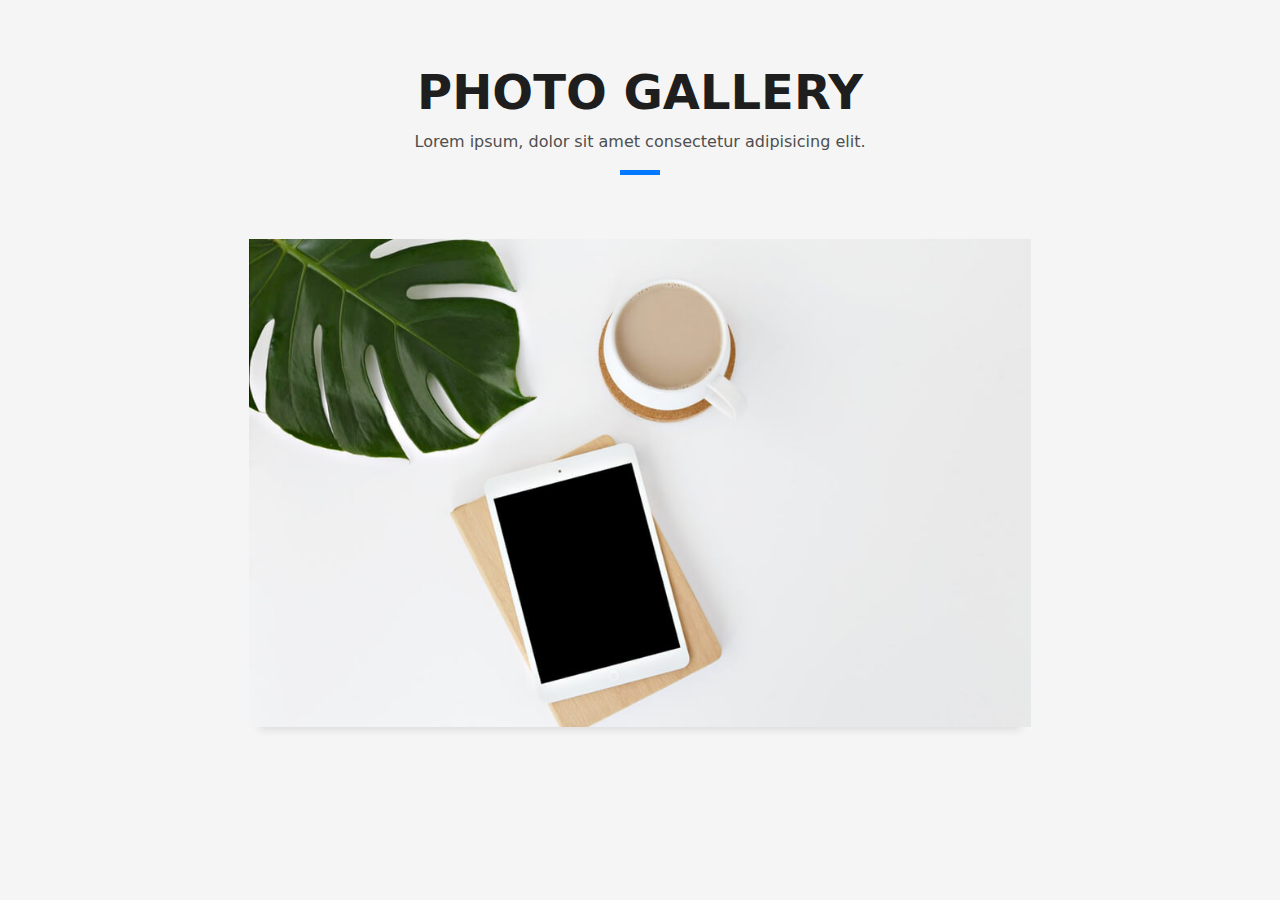
<file: index.html>
<!DOCTYPE html>
<html lang="en">

<head>
  <meta charset="utf-8">
  <meta content="width=device-width, initial-scale=1.0" name="viewport">

  <title>Photo gallery </title>
  <meta content="" name="description">
  <meta content="" name="keywords">

  <!-- Favicons -->
  <link href="assets/img/favicon.png" rel="icon">
  <link href="assets/img/apple-touch-icon.png" rel="apple-touch-icon">

  <!-- Vendor CSS Files -->
  <link href="assets/vendor/bootstrap/css/bootstrap.min.css" rel="stylesheet">
  <link href="assets/vendor/bootstrap-icons/bootstrap-icons.css" rel="stylesheet">
  <link href="assets/vendor/glightbox/css/glightbox.min.css" rel="stylesheet">
  <link href="assets/vendor/swiper/swiper-bundle.min.css" rel="stylesheet">

  <!-- Template Main CSS File -->
  <link href="assets/css/style.css" rel="stylesheet">

  <!-- ============================================================ -->
</head>

<body>  

    <!-- ======= Portfolio Section ======= -->
    <section id="work" class="portfolio-mf sect-pt4 route">
      <div class="container">
        <div class="row">
          <div class="col-sm-12">
            <div class="title-box text-center">
              <h3 class="title-a">
                Photo gallery 
              </h3>
              <p class="subtitle-a">
                Lorem ipsum, dolor sit amet consectetur adipisicing elit.
              </p>
              <div class="line-mf"></div>
            </div>
          </div>
        </div>
        <!-- <div class="row ">
          <div class="col-md-8"> -->
            <div class="work-box roww">
              <a href="photo.html" data-gallery="portfolioGallery" class="portfolio-lightbox">
                <div class="work-img">
                  <img src="assets/img/work-1.jpg" alt="" class="img-fluid">
                </div>
              </a>             
            </div>
          <!-- </div> 
        </div> -->
      </div>
    </section><!-- End Portfolio Section -->

    
  <!-- Vendor JS Files -->
  <script src="assets/vendor/purecounter/purecounter_vanilla.js"></script>
  <script src="assets/vendor/bootstrap/js/bootstrap.bundle.min.js"></script>
  <script src="assets/vendor/glightbox/js/glightbox.min.js"></script>
  <script src="assets/vendor/swiper/swiper-bundle.min.js"></script>
  <script src="assets/vendor/typed.js/typed.umd.js"></script>
  <script src="assets/vendor/php-email-form/validate.js"></script>

  <!-- Template Main JS File -->
  <script src="assets/js/main.js"></script>

</body>

</html>
</file>
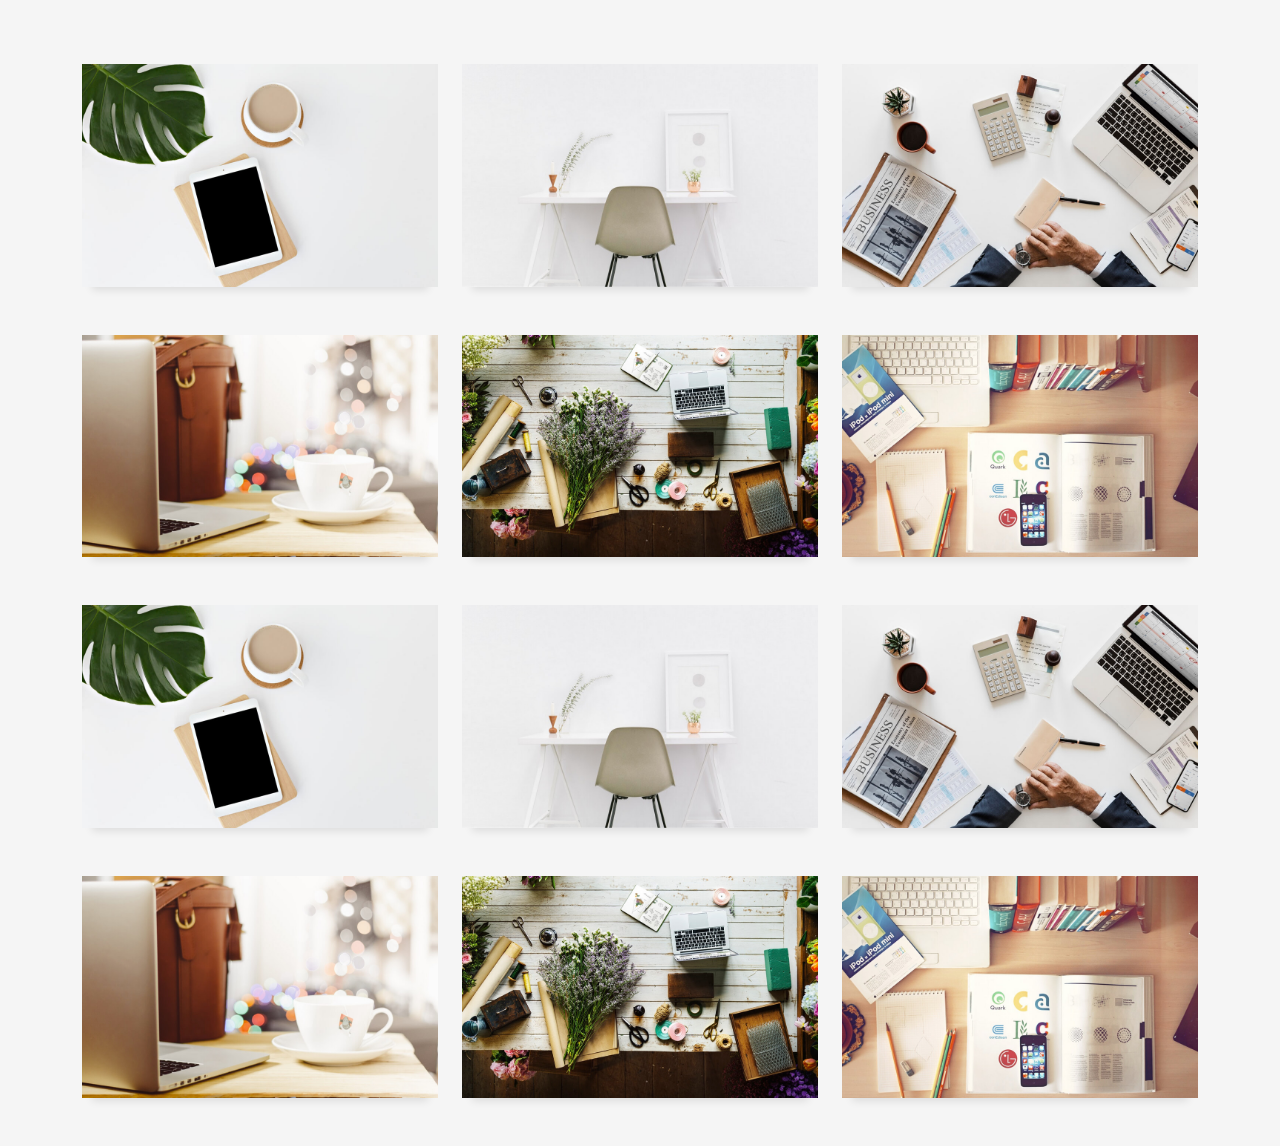
<file: photo.html>
<!DOCTYPE html>
<html lang="en">

<head>
  <meta charset="utf-8">
  <meta content="width=device-width, initial-scale=1.0" name="viewport">

  <title>Photo gallery </title>
  <meta content="" name="description">
  <meta content="" name="keywords">

  <!-- Favicons -->
  <link href="assets/img/favicon.png" rel="icon">
  <link href="assets/img/apple-touch-icon.png" rel="apple-touch-icon">

  <!-- Vendor CSS Files -->
  <link href="assets/vendor/bootstrap/css/bootstrap.min.css" rel="stylesheet">
  <link href="assets/vendor/bootstrap-icons/bootstrap-icons.css" rel="stylesheet">
  <link href="assets/vendor/glightbox/css/glightbox.min.css" rel="stylesheet">
  <link href="assets/vendor/swiper/swiper-bundle.min.css" rel="stylesheet">

  <!-- Template Main CSS File -->
  <link href="assets/css/photo.css" rel="stylesheet">

  <!-- ============================================================ -->
</head>

<body>  

    <!-- ======= Portfolio Section ======= -->
    <section id="work" class="portfolio-mf sect-pt4 route">
      <div class="container">
        
        <div class="row">
          <div class="col-md-4">
            <div class="work-box">
              <a href="assets/img/work-1.jpg" data-gallery="portfolioGallery" class="portfolio-lightbox">
                <div class="work-img">
                  <img src="assets/img/work-1.jpg" alt="" class="img-fluid">
                </div>
              </a>             
            </div>
          </div>
          <div class="col-md-4">
            <div class="work-box">
              <a href="assets/img/work-2.jpg" data-gallery="portfolioGallery" class="portfolio-lightbox">
                <div class="work-img">
                  <img src="assets/img/work-2.jpg" alt="" class="img-fluid">
                </div>
              </a>          
            </div>
          </div>
          <div class="col-md-4">
            <div class="work-box">
              <a href="assets/img/work-3.jpg" data-gallery="portfolioGallery" class="portfolio-lightbox">
                <div class="work-img">
                  <img src="assets/img/work-3.jpg" alt="" class="img-fluid">
                </div>
              </a>              
            </div>
          </div>
          <div class="col-md-4">
            <div class="work-box">
              <a href="assets/img/work-4.jpg" data-gallery="portfolioGallery" class="portfolio-lightbox">
                <div class="work-img">
                  <img src="assets/img/work-4.jpg" alt="" class="img-fluid">
                </div>
              </a>              
            </div>
          </div>
          <div class="col-md-4">
            <div class="work-box">
              <a href="assets/img/work-5.jpg" data-gallery="portfolioGallery" class="portfolio-lightbox">
                <div class="work-img">
                  <img src="assets/img/work-5.jpg" alt="" class="img-fluid">
                </div>
              </a>             
            </div>
          </div>
          <div class="col-md-4">
            <div class="work-box">
              <a href="assets/img/work-6.jpg" data-gallery="portfolioGallery" class="portfolio-lightbox">
                <div class="work-img">
                  <img src="assets/img/work-6.jpg" alt="" class="img-fluid">
                </div>
              </a>              
            </div>
          </div>
          <div class="col-md-4">
            <div class="work-box">
              <a href="assets/img/work-1.jpg" data-gallery="portfolioGallery" class="portfolio-lightbox">
                <div class="work-img">
                  <img src="assets/img/work-1.jpg" alt="" class="img-fluid">
                </div>
              </a>             
            </div>
          </div>
          <div class="col-md-4">
            <div class="work-box">
              <a href="assets/img/work-2.jpg" data-gallery="portfolioGallery" class="portfolio-lightbox">
                <div class="work-img">
                  <img src="assets/img/work-2.jpg" alt="" class="img-fluid">
                </div>
              </a>          
            </div>
          </div>
          <div class="col-md-4">
            <div class="work-box">
              <a href="assets/img/work-3.jpg" data-gallery="portfolioGallery" class="portfolio-lightbox">
                <div class="work-img">
                  <img src="assets/img/work-3.jpg" alt="" class="img-fluid">
                </div>
              </a>              
            </div>
          </div>
          <div class="col-md-4">
            <div class="work-box">
              <a href="assets/img/work-4.jpg" data-gallery="portfolioGallery" class="portfolio-lightbox">
                <div class="work-img">
                  <img src="assets/img/work-4.jpg" alt="" class="img-fluid">
                </div>
              </a>              
            </div>
          </div>
          <div class="col-md-4">
            <div class="work-box">
              <a href="assets/img/work-5.jpg" data-gallery="portfolioGallery" class="portfolio-lightbox">
                <div class="work-img">
                  <img src="assets/img/work-5.jpg" alt="" class="img-fluid">
                </div>
              </a>             
            </div>
          </div>
          <div class="col-md-4">
            <div class="work-box">
              <a href="assets/img/work-6.jpg" data-gallery="portfolioGallery" class="portfolio-lightbox">
                <div class="work-img">
                  <img src="assets/img/work-6.jpg" alt="" class="img-fluid">
                </div>
              </a>              
            </div>
          </div>

        </div>
      </div>
    </section><!-- End Portfolio Section -->

    
  <!-- Vendor JS Files -->
  <script src="assets/vendor/purecounter/purecounter_vanilla.js"></script>
  <script src="assets/vendor/bootstrap/js/bootstrap.bundle.min.js"></script>
  <script src="assets/vendor/glightbox/js/glightbox.min.js"></script>
  <script src="assets/vendor/swiper/swiper-bundle.min.js"></script>
  <script src="assets/vendor/typed.js/typed.umd.js"></script>
  <script src="assets/vendor/php-email-form/validate.js"></script>

  <!-- Template Main JS File -->
  <script src="assets/js/main.js"></script>

</body>

</html>
</file>
<file: assets/css/style.css>
/*--------------------------------------------------------------
# General
--------------------------------------------------------------*/
body {
  background-color: #f5f5f5;
  color: #4e4e4e;
}

h1,
h2,
h3,
h4,
h5,
h6 {
  color: #1e1e1e;
}

a {
  color: #1e1e1e;
  text-decoration: none;
  transition: all 0.5s ease-in-out;
}

a:hover {
  color: #0078ff;
  text-decoration: none;
  transition: all 0.5s ease-in-out;
}

.p-r {
  position: relative;
}

.color-a {
  text-decoration: none;
  color: #0078ff;
}

.color-d {
  color: #f5f5f5;
}

.color-text-a {
  text-decoration: none;
  color: #4e4e4e;
}

.box-shadow,
.card-blog,
.work-box,
.service-box,
.paralax-mf {
  box-shadow: 0 13px 8px -10px rgba(0, 0, 0, 0.1);
}

.box-shadow-a,
.button:hover {
  text-decoration: none;
  box-shadow: 0 0 0 4px #cde1f8;
}

.display-5 {
  font-size: 2.5rem;
  font-weight: 300;
  line-height: 1.1;
}

.display-6 {
  font-size: 2rem;
  font-weight: 300;
  line-height: 1.1;
}

.avatar {
  width: 32px;
  height: 32px;
  margin-right: 4px;
  overflow: hidden;
}

.bg-image {
  background-repeat: no-repeat;
  background-attachment: fixed;
  background-size: cover;
  background-position: center center;
}

@media (max-width: 1024px) {
  .bg-image {
    background-attachment: scroll;
  }
}

.overlay-mf {
  background-color: #0078ff;
}

.overlay-mf {
  position: absolute;
  top: 0;
  left: 0px;
  padding: 0;
  height: 100%;
  width: 100%;
  opacity: 0.7;
}

.paralax-mf {
  position: relative;
  padding: 8rem 0;
}

.display-table {
  width: 100%;
  height: 100%;
  display: table;
}

.table-cell {
  display: table-cell;
  vertical-align: middle;
}

/*--/ Sections /--*/
.sect-4 {
  padding: 4rem 0;
}

.sect-pt4 {
  padding-top: 4rem;
}

.sect-mt4 {
  margin-top: 4rem;
}

/*--/ Title s /--*/
.title-s {
  font-weight: 600;
  color: #1e1e1e;
  font-size: 1.1rem;
}

/*--/ Title A /--*/
.title-box {
  margin-bottom: 4rem;
}

.title-a {
  text-decoration: none;
  font-size: 3rem;
  font-weight: bold;
  text-transform: uppercase;
}

.subtitle-a {
  text-decoration: none;
  color: #4e4e4e;
}

.line-mf {
  width: 40px;
  height: 5px;
  background-color: #0078ff;
  margin: 0 auto;
}

/*--/ Title Left /--*/
.title-box-2 {
  margin-bottom: 3rem;
}

.title-left {
  font-size: 2rem;
  position: relative;
}

.title-left:before {
  content: "";
  position: absolute;
  height: 3px;
  background-color: #0078ff;
  width: 100px;
  bottom: -12px;
}

/*------/ Box /------*/
.box-pl2 {
  padding-left: 2rem;
}

.box-shadow-full {
  padding: 3rem 1.25rem;
  position: relative;
  background-color: #fff;
  margin-bottom: 3rem;
  z-index: 2;
  box-shadow: 0 1px 1px 0 rgba(0, 0, 0, 0.06), 0 2px 5px 0 rgba(0, 0, 0, 0.2);
}

@media (min-width: 768px) {
  .box-shadow-full {
    padding: 3rem;
  }
}

/*------/ Socials /------*/
.socials {
  padding: 1.5rem 0;
}

.socials ul li {
  display: inline-block;
}

.socials .ico-circle {
  height: 40px;
  width: 40px;
  font-size: 1.2rem;
  border-radius: 50%;
  line-height: 1.6;
  margin: 0 15px 0 0;
  box-shadow: 0 0 0 3px #0078ff;
  transition: all 500ms ease;
}

.socials .ico-circle:hover {
  background-color: #0078ff;
  color: #fff;
  box-shadow: 0 0 0 3px #cde1f8;
  transition: all 500ms ease;
}

/*------/ Ul resect /------*/
.ul-resect,
.widget-tags ul,
.widget-sidebar .list-sidebar,
.box-comments .list-comments,
.blog-wrapper .post-meta ul,
.list-ico,
.socials ul {
  list-style: none;
  padding-left: 0;
  margin-bottom: 0;
}

.list-ico {
  line-height: 2;
}

.list-ico span {
  color: #0078ff;
  margin-right: 10px;
}

/*------/ Ico Circle /------*/
.ico-circle {
  height: 100px;
  width: 100px;
  font-size: 2rem;
  border-radius: 50%;
  line-height: 1.55;
  margin: 0 auto;
  text-align: center;
  box-shadow: 0 0 0 10px #0078ff;
  display: block;
}

/*------/ Owl Carousel /------*/
.owl-theme .owl-dots {
  text-align: center;
  margin-top: 18px;
}

.owl-theme .owl-dots .owl-dot {
  display: inline-block;
}

.owl-theme .owl-dots .owl-dot span {
  width: 18px;
  height: 7px;
  margin: 5px 5px;
  background: #cde1f8;
  border: 0px solid #cde1f8;
  display: block;
  transition: all 0.6s ease-in-out;
  cursor: pointer;
}

.owl-theme .owl-dots .owl-dot:hover span {
  background-color: #cde1f8;
}

.owl-theme .owl-dots .owl-dot.active span {
  background-color: #1B1B1B;
  width: 25px;
}

/*--/ Scrolltop s /--*/
.scrolltop-mf {
  position: relative;
  display: none;
}

.scrolltop-mf span {
  z-index: 999;
  position: fixed;
  width: 42px;
  height: 42px;
  background-color: #0078ff;
  opacity: 0.7;
  font-size: 1.6rem;
  line-height: 1.5;
  text-align: center;
  color: #fff;
  top: auto;
  left: auto;
  right: 30px;
  bottom: 50px;
  cursor: pointer;
  border-radius: 50%;
}

/*--------------------------------------------------------------
# Back to top button
--------------------------------------------------------------*/
.back-to-top {
  position: fixed;
  visibility: hidden;
  opacity: 0;
  right: 15px;
  bottom: 15px;
  z-index: 996;
  background: #0078ff;
  width: 40px;
  height: 40px;
  border-radius: 50px;
  transition: all 0.4s;
}

.back-to-top i {
  font-size: 28px;
  color: #fff;
  line-height: 0;
}

.back-to-top:hover {
  background: #298eff;
  color: #fff;
}

.back-to-top.active {
  visibility: visible;
  opacity: 1;
}

/*------/ Prelaoder /------*/
#preloader {
  position: fixed;
  top: 0;
  left: 0;
  right: 0;
  bottom: 0;
  z-index: 9999;
  overflow: hidden;
  background: #fff;
}

#preloader:before {
  content: "";
  position: fixed;
  top: calc(50% - 30px);
  left: calc(50% - 30px);
  border: 6px solid #f2f2f2;
  border-top: 6px solid #0078ff;
  border-radius: 50%;
  width: 60px;
  height: 60px;
  animation: animate-preloader 1s linear infinite;
}

@keyframes animate-preloader {
  0% {
    transform: rotate(0deg);
  }

  100% {
    transform: rotate(360deg);
  }
}

/*------/ Button /------*/
.button {
  display: inline-block;
  padding: 0.3rem 0.6rem;
  text-align: center;
  vertical-align: middle;
  -webkit-user-select: none;
  -moz-user-select: none;
  user-select: none;
  font-size: 1rem;
  border-radius: 0.3rem;
  border: 1px solid transparent;
  transition: all 500ms ease;
  cursor: pointer;
}

.button:focus {
  outline: 0;
}

.button:hover {
  background-color: #0062d3;
  color: #fff;
  transition: all 500ms ease;
}

.button-a {
  text-decoration: none;
  background-color: #0078ff;
  color: #fff;
  border-color: #cde1f8;
}

.button-big {
  padding: 0.9rem 2.3rem;
  font-size: 1.2rem;
}

.button-rouded {
  border-radius: 5rem;
}

.btn-lg {
  padding: 0.5rem 1rem;
  font-size: 1.25rem;
  line-height: 1.5;
  border-radius: 0.3rem;
}

/*--------------------------------------------------------------
# Header
--------------------------------------------------------------*/
#header {
  transition: all 0.5s;
  z-index: 997;
  padding: 20px 0;
}

#header .logo {
  font-size: 28px;
  margin: 0;
  padding: 0;
  font-weight: 600;
  letter-spacing: 1px;
}

#header .logo a {
  color: #fff;
}

#header .logo img {
  max-height: 40px;
}

#header.header-scrolled {
  background: rgba(0, 0, 0, 0.9);
  padding: 12px 0;
}

/*--------------------------------------------------------------
# Navigation Menu
--------------------------------------------------------------*/
/**
* Desktop Navigation 
*/
.navbar {
  padding: 0;
}

.navbar ul {
  margin: 0;
  padding: 0;
  display: flex;
  list-style: none;
  align-items: center;
}

.navbar li {
  position: relative;
}

.navbar>ul>li {
  white-space: nowrap;
  padding: 10px 0 10px 30px;
}

.navbar a,
.navbar a:focus {
  display: flex;
  align-items: center;
  justify-content: space-between;
  color: #fff;
  font-size: 16px;
  font-weight: 600;
  padding: 0;
  white-space: nowrap;
  transition: 0.3s;
  letter-spacing: 0.4px;
  position: relative;
  text-transform: uppercase;
}

.navbar a i,
.navbar a:focus i {
  font-size: 12px;
  line-height: 0;
  margin-left: 5px;
}

.navbar>ul>li>a:before {
  content: "";
  position: absolute;
  width: 100%;
  height: 2px;
  bottom: -6px;
  left: 0;
  width: 0;
  background-color: #fff;
  visibility: hidden;
  transition: all 0.3s ease-in-out 0s;
}

.navbar a:hover:before,
.navbar li:hover>a:before,
.navbar .active:before {
  visibility: visible;
  width: 80%;
}

.navbar a:hover,
.navbar .active,
.navbar .active:focus,
.navbar li:hover>a {
  color: #fff;
}

.navbar .dropdown ul {
  display: block;
  position: absolute;
  left: 30px;
  top: calc(100% + 30px);
  margin: 0;
  padding: 10px 0;
  z-index: 99;
  opacity: 0;
  visibility: hidden;
  background: #fff;
  box-shadow: 0px 0px 30px rgba(127, 137, 161, 0.25);
  transition: 0.3s;
}

.navbar .dropdown ul li {
  min-width: 200px;
}

.navbar .dropdown ul a {
  padding: 10px 20px;
  font-size: 14px;
  text-transform: none;
  color: #4e4e4e;
}

.navbar .dropdown ul a i {
  font-size: 12px;
}

.navbar .dropdown ul a:hover,
.navbar .dropdown ul .active:hover,
.navbar .dropdown ul li:hover>a {
  color: #0078ff;
}

.navbar .dropdown:hover>ul {
  opacity: 1;
  top: 100%;
  visibility: visible;
}

.navbar .dropdown .dropdown ul {
  top: 0;
  left: calc(100% - 30px);
  visibility: hidden;
}

.navbar .dropdown .dropdown:hover>ul {
  opacity: 1;
  top: 0;
  left: 100%;
  visibility: visible;
}

@media (max-width: 1366px) {
  .navbar .dropdown .dropdown ul {
    left: -90%;
  }

  .navbar .dropdown .dropdown:hover>ul {
    left: -100%;
  }
}

/**
* Mobile Navigation 
*/
.mobile-nav-toggle {
  color: #fff;
  font-size: 28px;
  cursor: pointer;
  display: none;
  line-height: 0;
  transition: 0.5s;
}

@media (max-width: 991px) {
  .mobile-nav-toggle {
    display: block;
  }

  .navbar ul {
    display: none;
  }
}

.navbar-mobile {
  position: fixed;
  overflow: hidden;
  top: 0;
  right: 0;
  left: 0;
  bottom: 0;
  background: rgba(78, 78, 78, 0.9);
  transition: 0.3s;
  z-index: 999;
}

.navbar-mobile .mobile-nav-toggle {
  position: absolute;
  top: 15px;
  right: 15px;
}

.navbar-mobile ul {
  display: block;
  position: absolute;
  top: 55px;
  right: 15px;
  bottom: 15px;
  left: 15px;
  padding: 10px 0;
  background-color: #fff;
  overflow-y: auto;
  transition: 0.3s;
}

.navbar-mobile>ul>li {
  padding: 0;
}

.navbar-mobile a:hover:before,
.navbar-mobile li:hover>a:before,
.navbar-mobile .active:before {
  visibility: hidden;
}

.navbar-mobile a,
.navbar-mobile a:focus {
  padding: 10px 20px;
  font-size: 15px;
  color: #4e4e4e;
}

.navbar-mobile a:hover,
.navbar-mobile .active,
.navbar-mobile li:hover>a {
  color: #0078ff;
}

.navbar-mobile .getstarted,
.navbar-mobile .getstarted:focus {
  margin: 15px;
}

.navbar-mobile .dropdown ul {
  position: static;
  display: none;
  margin: 10px 20px;
  padding: 10px 0;
  z-index: 99;
  opacity: 1;
  visibility: visible;
  background: #fff;
  box-shadow: 0px 0px 30px rgba(127, 137, 161, 0.25);
}

.navbar-mobile .dropdown ul li {
  min-width: 200px;
}

.navbar-mobile .dropdown ul a {
  padding: 10px 20px;
}

.navbar-mobile .dropdown ul a i {
  font-size: 12px;
}

.navbar-mobile .dropdown ul a:hover,
.navbar-mobile .dropdown ul .active:hover,
.navbar-mobile .dropdown ul li:hover>a {
  color: #0078ff;
}

.navbar-mobile .dropdown>.dropdown-active {
  display: block;
}





/*--------------------------------------------------------------
# Portfolio
--------------------------------------------------------------*/
.roww{
  margin: auto;
  width: 70%;
}
.work-box {
 
  margin-bottom: 3rem;
  -webkit-backface-visibility: hidden;
  backface-visibility: hidden;
  background-color: #fff;
}

.work-box:hover img {
  transform: scale(1.3);
}

.work-img {
  display: block;
  overflow: hidden;
}

.work-img img {
  transition: all 1s;
}

.work-content {
  padding: 2rem 3% 1rem 4%;
}

.work-content .w-more {
  color: #4e4e4e;
  font-size: 0.8rem;
}

.work-content .w-more .w-ctegory {
  color: #0078ff;
}

.work-content .w-like {
  font-size: 2.5rem;
  color: #0078ff;
  float: right;
}

.work-content .w-like a {
  color: #0078ff;
}

.work-content .w-like .num-like {
  font-size: 0.7rem;
}

.w-title {
  font-size: 1.2rem;
}

/*--------------------------------------------------------------
# Portfolio Details
--------------------------------------------------------------*/
.portfolio-details {
  padding-top: 40px;
}

.portfolio-details .portfolio-details-slider img {
  width: 100%;
}

.portfolio-details .portfolio-details-slider .swiper-pagination {
  margin-top: 20px;
  position: relative;
}

.portfolio-details .portfolio-details-slider .swiper-pagination .swiper-pagination-bullet {
  width: 12px;
  height: 12px;
  background-color: #fff;
  opacity: 1;
  border: 1px solid #0078ff;
}

.portfolio-details .portfolio-details-slider .swiper-pagination .swiper-pagination-bullet-active {
  background-color: #0078ff;
}

.portfolio-details .portfolio-info {
  padding: 30px;
  box-shadow: 0px 0 30px rgba(78, 78, 78, 0.08);
}

.portfolio-details .portfolio-info h3 {
  font-size: 22px;
  font-weight: 700;
  margin-bottom: 20px;
  padding-bottom: 20px;
  border-bottom: 1px solid #eee;
}

.portfolio-details .portfolio-info ul {
  list-style: none;
  padding: 0;
  font-size: 15px;
}

.portfolio-details .portfolio-info ul li+li {
  margin-top: 10px;
}

.portfolio-details .portfolio-description {
  padding-top: 30px;
}

.portfolio-details .portfolio-description h2 {
  font-size: 26px;
  font-weight: 700;
  margin-bottom: 20px;
}

.portfolio-details .portfolio-description p {
  padding: 0;
}
</file>
<file: assets/css/photo.css>
/*--------------------------------------------------------------
# General
--------------------------------------------------------------*/
body {
    background-color: #f5f5f5;
    color: #4e4e4e;
  }
  
  h1,
  h2,
  h3,
  h4,
  h5,
  h6 {
    color: #1e1e1e;
  }
  
  a {
    color: #1e1e1e;
    text-decoration: none;
    transition: all 0.5s ease-in-out;
  }
  
  a:hover {
    color: #0078ff;
    text-decoration: none;
    transition: all 0.5s ease-in-out;
  }
  
  .p-r {
    position: relative;
  }
  
  .color-a {
    text-decoration: none;
    color: #0078ff;
  }
  
  .color-d {
    color: #f5f5f5;
  }
  
  .color-text-a {
    text-decoration: none;
    color: #4e4e4e;
  }
  
  .box-shadow,
  .card-blog,
  .work-box,
  .service-box,
  .paralax-mf {
    box-shadow: 0 13px 8px -10px rgba(0, 0, 0, 0.1);
  }
  
  .box-shadow-a,
  .button:hover {
    text-decoration: none;
    box-shadow: 0 0 0 4px #cde1f8;
  }
  
  .display-5 {
    font-size: 2.5rem;
    font-weight: 300;
    line-height: 1.1;
  }
  
  .display-6 {
    font-size: 2rem;
    font-weight: 300;
    line-height: 1.1;
  }
  
  .avatar {
    width: 32px;
    height: 32px;
    margin-right: 4px;
    overflow: hidden;
  }
  
  .bg-image {
    background-repeat: no-repeat;
    background-attachment: fixed;
    background-size: cover;
    background-position: center center;
  }
  
  @media (max-width: 1024px) {
    .bg-image {
      background-attachment: scroll;
    }
  }
  
  .overlay-mf {
    background-color: #0078ff;
  }
  
  .overlay-mf {
    position: absolute;
    top: 0;
    left: 0px;
    padding: 0;
    height: 100%;
    width: 100%;
    opacity: 0.7;
  }
  
  .paralax-mf {
    position: relative;
    padding: 8rem 0;
  }
  
  .display-table {
    width: 100%;
    height: 100%;
    display: table;
  }
  
  .table-cell {
    display: table-cell;
    vertical-align: middle;
  }
  
  /*--/ Sections /--*/
  .sect-4 {
    padding: 4rem 0;
  }
  
  .sect-pt4 {
    padding-top: 4rem;
  }
  
  .sect-mt4 {
    margin-top: 4rem;
  }
  
  /*--/ Title s /--*/
  .title-s {
    font-weight: 600;
    color: #1e1e1e;
    font-size: 1.1rem;
  }
  
  /*--/ Title A /--*/
  .title-box {
    margin-bottom: 4rem;
  }
  
  .title-a {
    text-decoration: none;
    font-size: 3rem;
    font-weight: bold;
    text-transform: uppercase;
  }
  
  .subtitle-a {
    text-decoration: none;
    color: #4e4e4e;
  }
  
  .line-mf {
    width: 40px;
    height: 5px;
    background-color: #0078ff;
    margin: 0 auto;
  }
  
  /*--/ Title Left /--*/
  .title-box-2 {
    margin-bottom: 3rem;
  }
  
  .title-left {
    font-size: 2rem;
    position: relative;
  }
  
  .title-left:before {
    content: "";
    position: absolute;
    height: 3px;
    background-color: #0078ff;
    width: 100px;
    bottom: -12px;
  }
  
  /*------/ Box /------*/
  .box-pl2 {
    padding-left: 2rem;
  }
  
  .box-shadow-full {
    padding: 3rem 1.25rem;
    position: relative;
    background-color: #fff;
    margin-bottom: 3rem;
    z-index: 2;
    box-shadow: 0 1px 1px 0 rgba(0, 0, 0, 0.06), 0 2px 5px 0 rgba(0, 0, 0, 0.2);
  }
  
  @media (min-width: 768px) {
    .box-shadow-full {
      padding: 3rem;
    }
  }
  
  /*------/ Socials /------*/
  .socials {
    padding: 1.5rem 0;
  }
  
  .socials ul li {
    display: inline-block;
  }
  
  .socials .ico-circle {
    height: 40px;
    width: 40px;
    font-size: 1.2rem;
    border-radius: 50%;
    line-height: 1.6;
    margin: 0 15px 0 0;
    box-shadow: 0 0 0 3px #0078ff;
    transition: all 500ms ease;
  }
  
  .socials .ico-circle:hover {
    background-color: #0078ff;
    color: #fff;
    box-shadow: 0 0 0 3px #cde1f8;
    transition: all 500ms ease;
  }
  
  /*------/ Ul resect /------*/
  .ul-resect,
  .widget-tags ul,
  .widget-sidebar .list-sidebar,
  .box-comments .list-comments,
  .blog-wrapper .post-meta ul,
  .list-ico,
  .socials ul {
    list-style: none;
    padding-left: 0;
    margin-bottom: 0;
  }
  
  .list-ico {
    line-height: 2;
  }
  
  .list-ico span {
    color: #0078ff;
    margin-right: 10px;
  }
  
  /*------/ Ico Circle /------*/
  .ico-circle {
    height: 100px;
    width: 100px;
    font-size: 2rem;
    border-radius: 50%;
    line-height: 1.55;
    margin: 0 auto;
    text-align: center;
    box-shadow: 0 0 0 10px #0078ff;
    display: block;
  }
  
  /*------/ Owl Carousel /------*/
  .owl-theme .owl-dots {
    text-align: center;
    margin-top: 18px;
  }
  
  .owl-theme .owl-dots .owl-dot {
    display: inline-block;
  }
  
  .owl-theme .owl-dots .owl-dot span {
    width: 18px;
    height: 7px;
    margin: 5px 5px;
    background: #cde1f8;
    border: 0px solid #cde1f8;
    display: block;
    transition: all 0.6s ease-in-out;
    cursor: pointer;
  }
  
  .owl-theme .owl-dots .owl-dot:hover span {
    background-color: #cde1f8;
  }
  
  .owl-theme .owl-dots .owl-dot.active span {
    background-color: #1B1B1B;
    width: 25px;
  }
  
  /*--/ Scrolltop s /--*/
  .scrolltop-mf {
    position: relative;
    display: none;
  }
  
  .scrolltop-mf span {
    z-index: 999;
    position: fixed;
    width: 42px;
    height: 42px;
    background-color: #0078ff;
    opacity: 0.7;
    font-size: 1.6rem;
    line-height: 1.5;
    text-align: center;
    color: #fff;
    top: auto;
    left: auto;
    right: 30px;
    bottom: 50px;
    cursor: pointer;
    border-radius: 50%;
  }
  
  /*--------------------------------------------------------------
  # Back to top button
  --------------------------------------------------------------*/
  .back-to-top {
    position: fixed;
    visibility: hidden;
    opacity: 0;
    right: 15px;
    bottom: 15px;
    z-index: 996;
    background: #0078ff;
    width: 40px;
    height: 40px;
    border-radius: 50px;
    transition: all 0.4s;
  }
  
  .back-to-top i {
    font-size: 28px;
    color: #fff;
    line-height: 0;
  }
  
  .back-to-top:hover {
    background: #298eff;
    color: #fff;
  }
  
  .back-to-top.active {
    visibility: visible;
    opacity: 1;
  }
  
  /*------/ Prelaoder /------*/
  #preloader {
    position: fixed;
    top: 0;
    left: 0;
    right: 0;
    bottom: 0;
    z-index: 9999;
    overflow: hidden;
    background: #fff;
  }
  
  #preloader:before {
    content: "";
    position: fixed;
    top: calc(50% - 30px);
    left: calc(50% - 30px);
    border: 6px solid #f2f2f2;
    border-top: 6px solid #0078ff;
    border-radius: 50%;
    width: 60px;
    height: 60px;
    animation: animate-preloader 1s linear infinite;
  }
  
  @keyframes animate-preloader {
    0% {
      transform: rotate(0deg);
    }
  
    100% {
      transform: rotate(360deg);
    }
  }
  
  /*------/ Button /------*/
  .button {
    display: inline-block;
    padding: 0.3rem 0.6rem;
    text-align: center;
    vertical-align: middle;
    -webkit-user-select: none;
    -moz-user-select: none;
    user-select: none;
    font-size: 1rem;
    border-radius: 0.3rem;
    border: 1px solid transparent;
    transition: all 500ms ease;
    cursor: pointer;
  }
  
  .button:focus {
    outline: 0;
  }
  
  .button:hover {
    background-color: #0062d3;
    color: #fff;
    transition: all 500ms ease;
  }
  
  .button-a {
    text-decoration: none;
    background-color: #0078ff;
    color: #fff;
    border-color: #cde1f8;
  }
  
  .button-big {
    padding: 0.9rem 2.3rem;
    font-size: 1.2rem;
  }
  
  .button-rouded {
    border-radius: 5rem;
  }
  
  .btn-lg {
    padding: 0.5rem 1rem;
    font-size: 1.25rem;
    line-height: 1.5;
    border-radius: 0.3rem;
  }
  
  /*--------------------------------------------------------------
  # Header
  --------------------------------------------------------------*/
  #header {
    transition: all 0.5s;
    z-index: 997;
    padding: 20px 0;
  }
  
  #header .logo {
    font-size: 28px;
    margin: 0;
    padding: 0;
    font-weight: 600;
    letter-spacing: 1px;
  }
  
  #header .logo a {
    color: #fff;
  }
  
  #header .logo img {
    max-height: 40px;
  }
  
  #header.header-scrolled {
    background: rgba(0, 0, 0, 0.9);
    padding: 12px 0;
  }
  
  /*--------------------------------------------------------------
  # Navigation Menu
  --------------------------------------------------------------*/
  /**
  * Desktop Navigation 
  */
  .navbar {
    padding: 0;
  }
  
  .navbar ul {
    margin: 0;
    padding: 0;
    display: flex;
    list-style: none;
    align-items: center;
  }
  
  .navbar li {
    position: relative;
  }
  
  .navbar>ul>li {
    white-space: nowrap;
    padding: 10px 0 10px 30px;
  }
  
  .navbar a,
  .navbar a:focus {
    display: flex;
    align-items: center;
    justify-content: space-between;
    color: #fff;
    font-size: 16px;
    font-weight: 600;
    padding: 0;
    white-space: nowrap;
    transition: 0.3s;
    letter-spacing: 0.4px;
    position: relative;
    text-transform: uppercase;
  }
  
  .navbar a i,
  .navbar a:focus i {
    font-size: 12px;
    line-height: 0;
    margin-left: 5px;
  }
  
  .navbar>ul>li>a:before {
    content: "";
    position: absolute;
    width: 100%;
    height: 2px;
    bottom: -6px;
    left: 0;
    width: 0;
    background-color: #fff;
    visibility: hidden;
    transition: all 0.3s ease-in-out 0s;
  }
  
  .navbar a:hover:before,
  .navbar li:hover>a:before,
  .navbar .active:before {
    visibility: visible;
    width: 80%;
  }
  
  .navbar a:hover,
  .navbar .active,
  .navbar .active:focus,
  .navbar li:hover>a {
    color: #fff;
  }
  
  .navbar .dropdown ul {
    display: block;
    position: absolute;
    left: 30px;
    top: calc(100% + 30px);
    margin: 0;
    padding: 10px 0;
    z-index: 99;
    opacity: 0;
    visibility: hidden;
    background: #fff;
    box-shadow: 0px 0px 30px rgba(127, 137, 161, 0.25);
    transition: 0.3s;
  }
  
  .navbar .dropdown ul li {
    min-width: 200px;
  }
  
  .navbar .dropdown ul a {
    padding: 10px 20px;
    font-size: 14px;
    text-transform: none;
    color: #4e4e4e;
  }
  
  .navbar .dropdown ul a i {
    font-size: 12px;
  }
  
  .navbar .dropdown ul a:hover,
  .navbar .dropdown ul .active:hover,
  .navbar .dropdown ul li:hover>a {
    color: #0078ff;
  }
  
  .navbar .dropdown:hover>ul {
    opacity: 1;
    top: 100%;
    visibility: visible;
  }
  
  .navbar .dropdown .dropdown ul {
    top: 0;
    left: calc(100% - 30px);
    visibility: hidden;
  }
  
  .navbar .dropdown .dropdown:hover>ul {
    opacity: 1;
    top: 0;
    left: 100%;
    visibility: visible;
  }
  
  @media (max-width: 1366px) {
    .navbar .dropdown .dropdown ul {
      left: -90%;
    }
  
    .navbar .dropdown .dropdown:hover>ul {
      left: -100%;
    }
  }
  
  /**
  * Mobile Navigation 
  */
  .mobile-nav-toggle {
    color: #fff;
    font-size: 28px;
    cursor: pointer;
    display: none;
    line-height: 0;
    transition: 0.5s;
  }
  
  @media (max-width: 991px) {
    .mobile-nav-toggle {
      display: block;
    }
  
    .navbar ul {
      display: none;
    }
  }
  
  .navbar-mobile {
    position: fixed;
    overflow: hidden;
    top: 0;
    right: 0;
    left: 0;
    bottom: 0;
    background: rgba(78, 78, 78, 0.9);
    transition: 0.3s;
    z-index: 999;
  }
  
  .navbar-mobile .mobile-nav-toggle {
    position: absolute;
    top: 15px;
    right: 15px;
  }
  
  .navbar-mobile ul {
    display: block;
    position: absolute;
    top: 55px;
    right: 15px;
    bottom: 15px;
    left: 15px;
    padding: 10px 0;
    background-color: #fff;
    overflow-y: auto;
    transition: 0.3s;
  }
  
  .navbar-mobile>ul>li {
    padding: 0;
  }
  
  .navbar-mobile a:hover:before,
  .navbar-mobile li:hover>a:before,
  .navbar-mobile .active:before {
    visibility: hidden;
  }
  
  .navbar-mobile a,
  .navbar-mobile a:focus {
    padding: 10px 20px;
    font-size: 15px;
    color: #4e4e4e;
  }
  
  .navbar-mobile a:hover,
  .navbar-mobile .active,
  .navbar-mobile li:hover>a {
    color: #0078ff;
  }
  
  .navbar-mobile .getstarted,
  .navbar-mobile .getstarted:focus {
    margin: 15px;
  }
  
  .navbar-mobile .dropdown ul {
    position: static;
    display: none;
    margin: 10px 20px;
    padding: 10px 0;
    z-index: 99;
    opacity: 1;
    visibility: visible;
    background: #fff;
    box-shadow: 0px 0px 30px rgba(127, 137, 161, 0.25);
  }
  
  .navbar-mobile .dropdown ul li {
    min-width: 200px;
  }
  
  .navbar-mobile .dropdown ul a {
    padding: 10px 20px;
  }
  
  .navbar-mobile .dropdown ul a i {
    font-size: 12px;
  }
  
  .navbar-mobile .dropdown ul a:hover,
  .navbar-mobile .dropdown ul .active:hover,
  .navbar-mobile .dropdown ul li:hover>a {
    color: #0078ff;
  }
  
  .navbar-mobile .dropdown>.dropdown-active {
    display: block;
  }
  
  
  
  
  
  /*--------------------------------------------------------------
  # Portfolio
  --------------------------------------------------------------*/
  
  .work-box {
   
    margin-bottom: 3rem;
    -webkit-backface-visibility: hidden;
    backface-visibility: hidden;
    background-color: #fff;
  }
  
  .work-box:hover img {
    transform: scale(1.3);
  }
  
  .work-img {
    display: block;
    overflow: hidden;
  }
  
  .work-img img {
    transition: all 1s;
  }
  
  .work-content {
    padding: 2rem 3% 1rem 4%;
  }
  
  .work-content .w-more {
    color: #4e4e4e;
    font-size: 0.8rem;
  }
  
  .work-content .w-more .w-ctegory {
    color: #0078ff;
  }
  
  .work-content .w-like {
    font-size: 2.5rem;
    color: #0078ff;
    float: right;
  }
  
  .work-content .w-like a {
    color: #0078ff;
  }
  
  .work-content .w-like .num-like {
    font-size: 0.7rem;
  }
  
  .w-title {
    font-size: 1.2rem;
  }
  
  /*--------------------------------------------------------------
  # Portfolio Details
  --------------------------------------------------------------*/
  .portfolio-details {
    padding-top: 40px;
  }
  
  .portfolio-details .portfolio-details-slider img {
    width: 100%;
  }
  
  .portfolio-details .portfolio-details-slider .swiper-pagination {
    margin-top: 20px;
    position: relative;
  }
  
  .portfolio-details .portfolio-details-slider .swiper-pagination .swiper-pagination-bullet {
    width: 12px;
    height: 12px;
    background-color: #fff;
    opacity: 1;
    border: 1px solid #0078ff;
  }
  
  .portfolio-details .portfolio-details-slider .swiper-pagination .swiper-pagination-bullet-active {
    background-color: #0078ff;
  }
  
  .portfolio-details .portfolio-info {
    padding: 30px;
    box-shadow: 0px 0 30px rgba(78, 78, 78, 0.08);
  }
  
  .portfolio-details .portfolio-info h3 {
    font-size: 22px;
    font-weight: 700;
    margin-bottom: 20px;
    padding-bottom: 20px;
    border-bottom: 1px solid #eee;
  }
  
  .portfolio-details .portfolio-info ul {
    list-style: none;
    padding: 0;
    font-size: 15px;
  }
  
  .portfolio-details .portfolio-info ul li+li {
    margin-top: 10px;
  }
  
  .portfolio-details .portfolio-description {
    padding-top: 30px;
  }
  
  .portfolio-details .portfolio-description h2 {
    font-size: 26px;
    font-weight: 700;
    margin-bottom: 20px;
  }
  
  .portfolio-details .portfolio-description p {
    padding: 0;
  }
</file>
